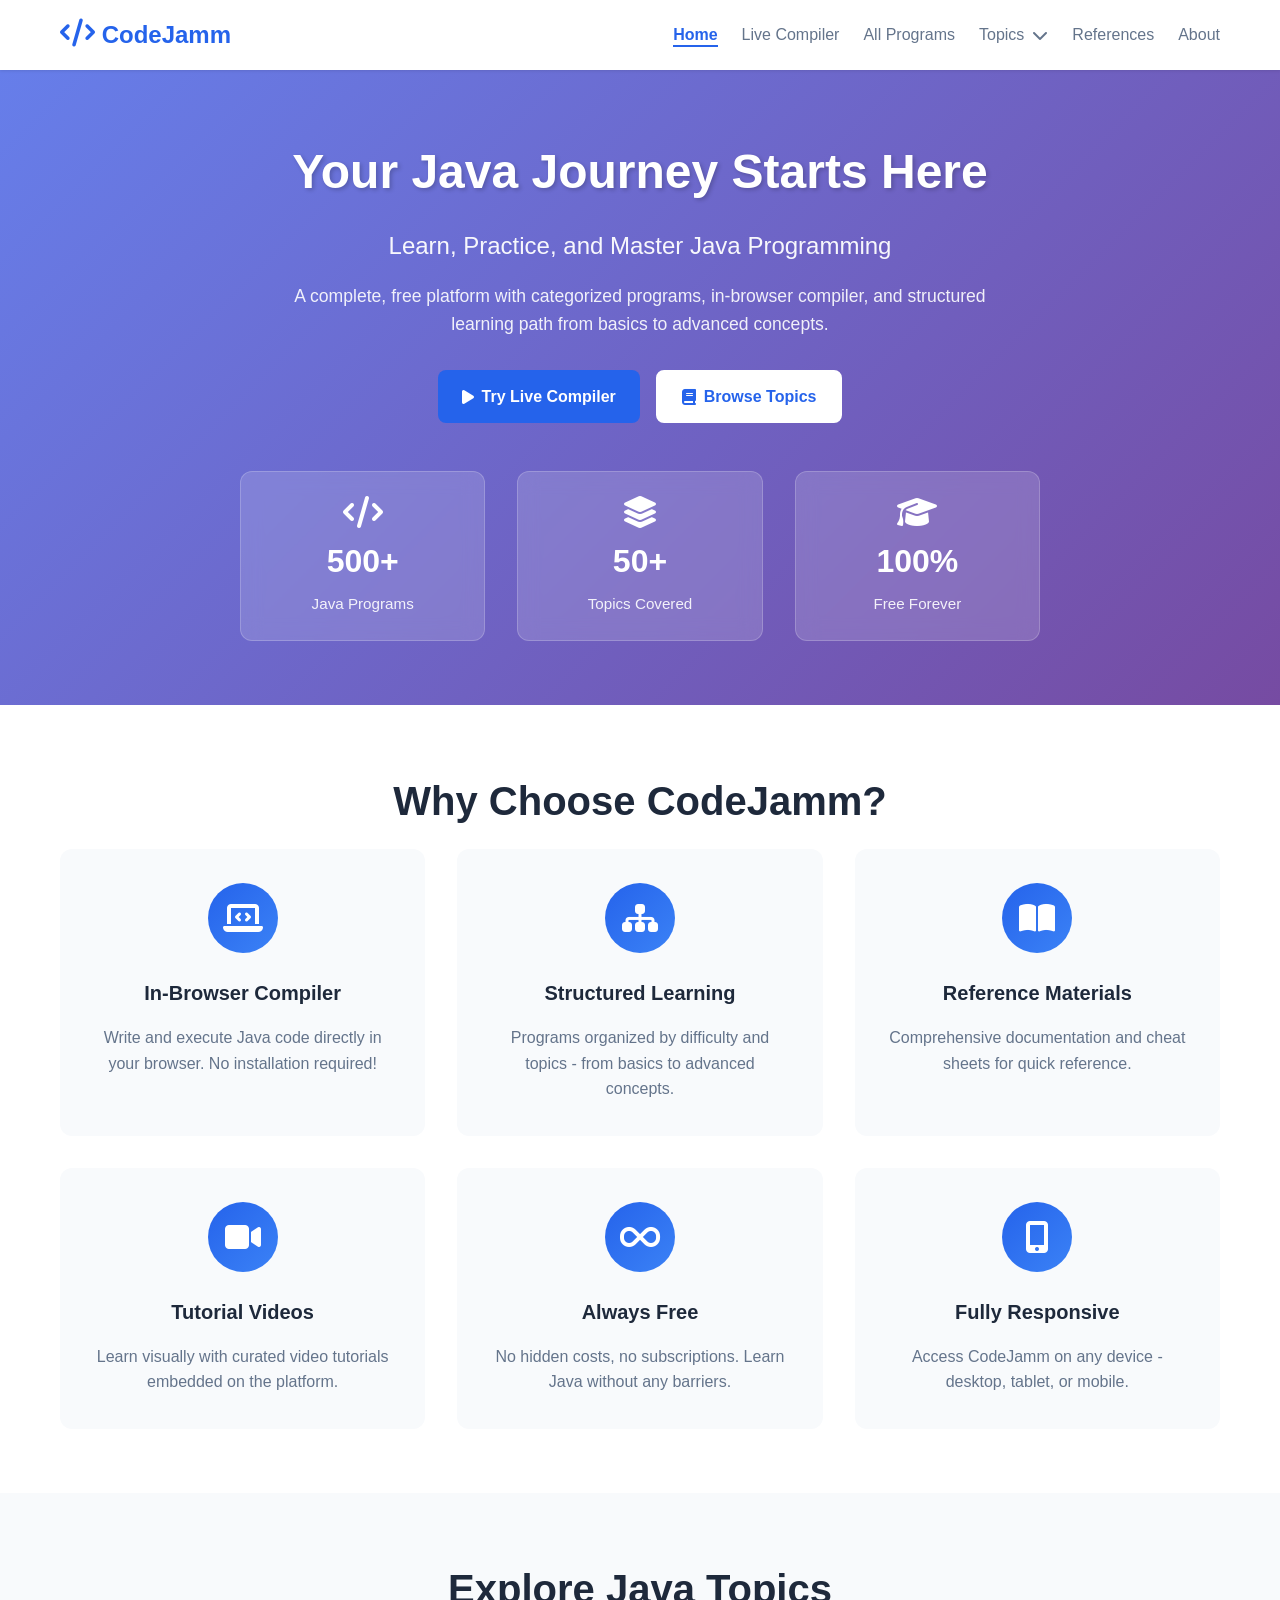
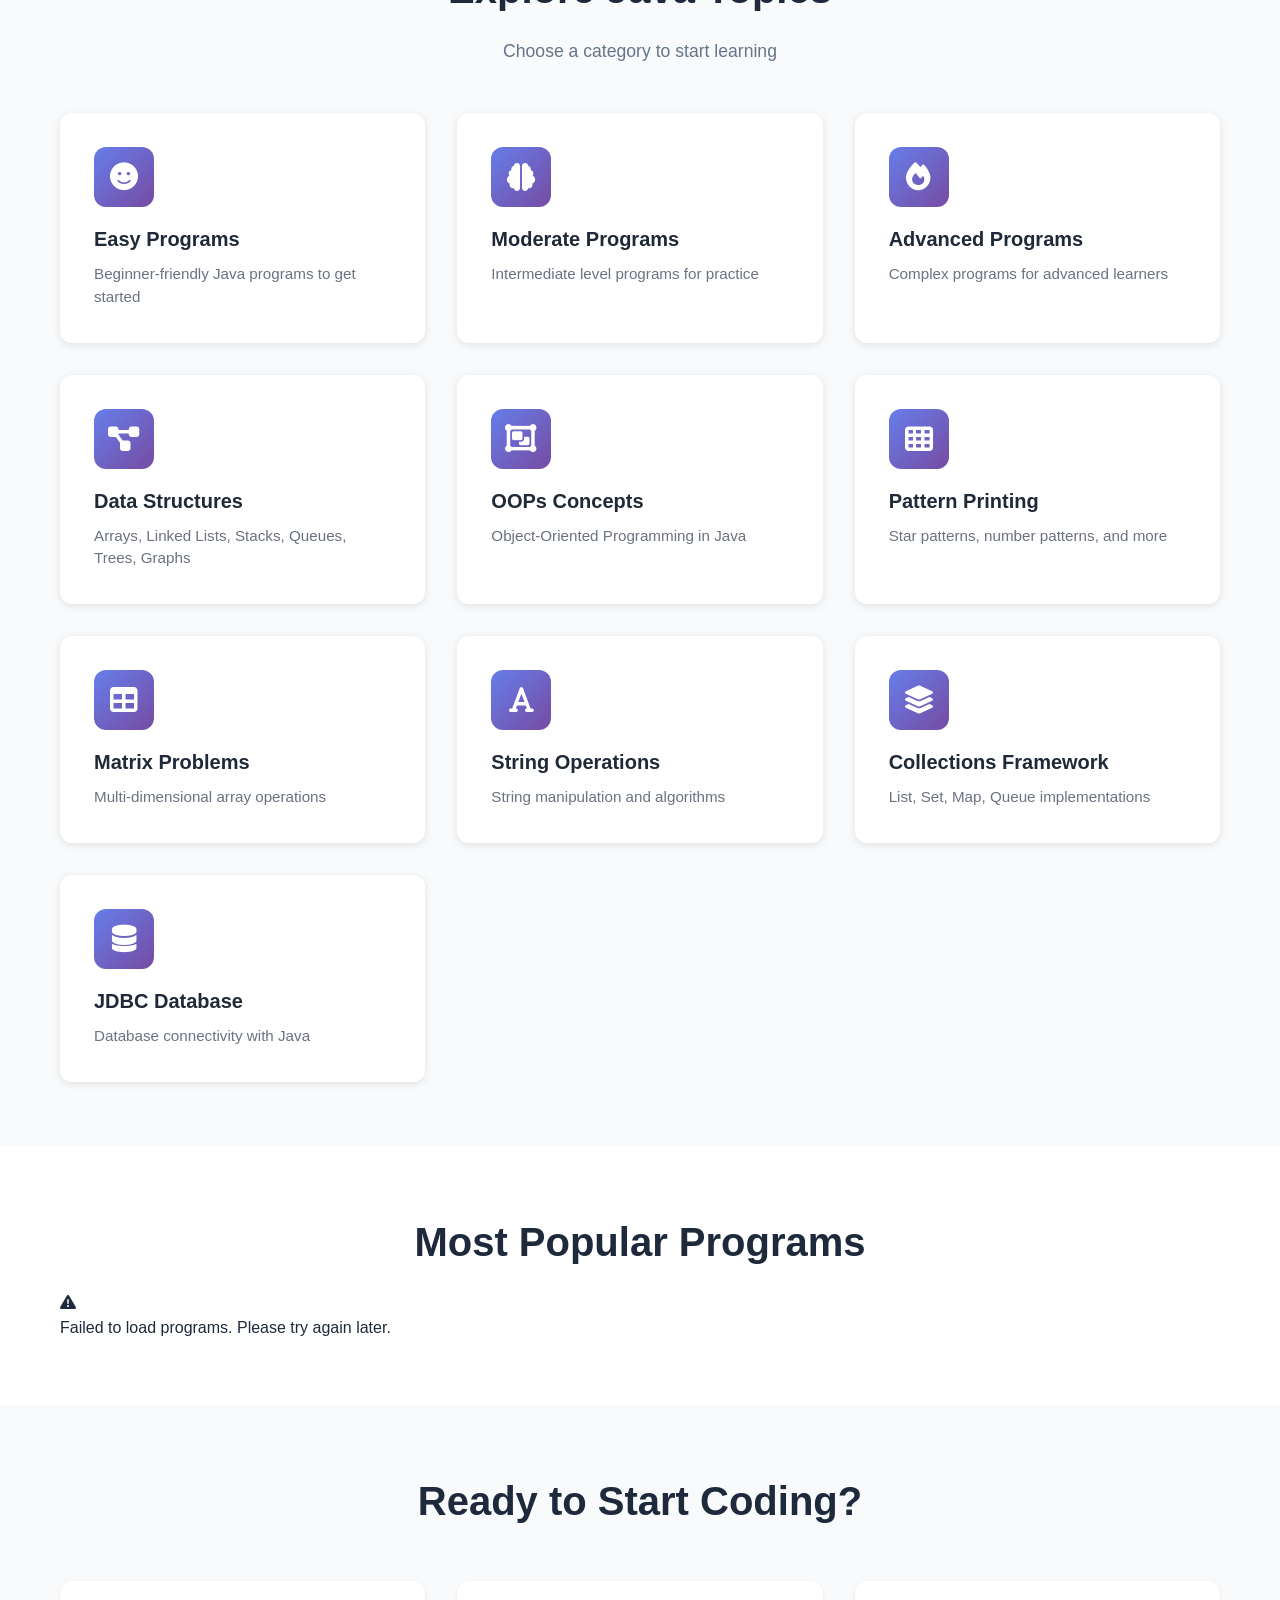
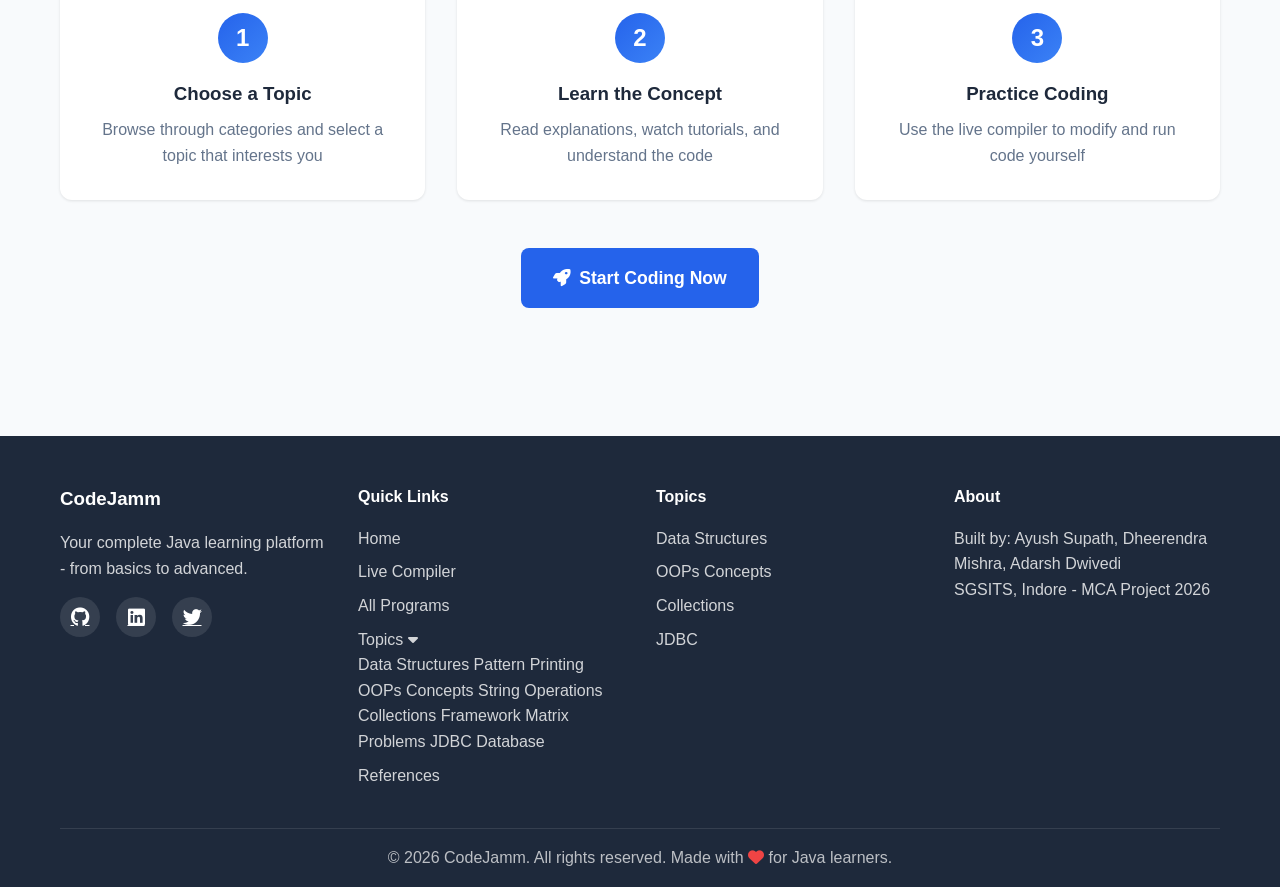
<file: frontend/index.html>
<!DOCTYPE html>
<html lang="en">

<head>
    <meta charset="UTF-8">
    <meta name="viewport" content="width=device-width, initial-scale=1.0">
    <title>CodeJamm - Your Java Journey Starts Here</title>
    <link rel="stylesheet" href="css/style.css">
    <link rel="stylesheet" href="https://cdnjs.cloudflare.com/ajax/libs/font-awesome/6.4.0/css/all.min.css">
</head>

<body>
    <!-- Navigation Bar -->
    <nav class="navbar">
        <div class="container">
            <div class="nav-brand">
                <a href="index.html" style="color: inherit; text-decoration: none;">
                    <i class="fas fa-code"></i> CodeJamm
                </a>
            </div>

            <ul class="nav-menu">
                <li><a href="index.html">Home</a></li>

                <li><a href="compiler.html">Live Compiler</a></li>

                <li><a href="programs.html">All Programs</a></li>

                <li class="dropdown">
                    <a href="#" class="dropdown-toggle">
                        Topics <i class="fas fa-chevron-down"></i>
                    </a>
                    <ul class="dropdown-menu">
                        <li><a href="data-structures.html">Data Structures</a></li>
                        <li><a href="patterns.html">Pattern Printing</a></li>
                        <li><a href="oops.html">OOPs Concepts</a></li>
                        <li><a href="strings.html">String Operations</a></li>
                        <li><a href="collections.html">Collections Framework</a></li>
                        <li><a href="matrix.html">Matrix Problems</a></li>
                        <li><a href="jdbc.html">JDBC Database</a></li>
                    </ul>
                </li>

                <li><a href="references.html">References</a></li>

                <li><a href="about.html">About</a></li>
        </ul>

            <button class="mobile-menu-toggle"
                style="background:none; border:none; font-size:1.5rem; color:var(--text-primary); cursor:pointer;">
                <i class="fas fa-bars"></i>
            </button>
        </div>
    </nav>

    <!-- Hero Section -->
    <section class="hero">
        <div class="container">
            <div class="hero-content">
                <h1>Your Java Journey Starts Here</h1>
                <p class="hero-subtitle">Learn, Practice, and Master Java Programming</p>
                <p class="hero-description">
                    A complete, free platform with categorized programs, in-browser compiler,
                    and structured learning path from basics to advanced concepts.
                </p>
                <div class="hero-buttons">
                    <a href="compiler.html" class="btn btn-primary">
                        <i class="fas fa-play"></i> Try Live Compiler
                    </a>
                    <a href="#categories" class="btn btn-secondary">
                        <i class="fas fa-book"></i> Browse Topics
                    </a>
                </div>
            </div>
            <div class="hero-stats">
                <div class="stat-card">
                    <i class="fas fa-code"></i>
                    <h3 id="total-programs">500+</h3>
                    <p>Java Programs</p>
                </div>
                <div class="stat-card">
                    <i class="fas fa-layer-group"></i>
                    <h3 id="total-topics">50+</h3>
                    <p>Topics Covered</p>
                </div>
                <div class="stat-card">
                    <i class="fas fa-graduation-cap"></i>
                    <h3>100%</h3>
                    <p>Free Forever</p>
                </div>
            </div>
        </div>
    </section>

    <!-- Features Section -->
    <section class="features">
        <div class="container">
            <h2 class="section-title">Why Choose CodeJamm?</h2>
            <div class="features-grid">
                <div class="feature-card">
                    <div class="feature-icon">
                        <i class="fas fa-laptop-code"></i>
                    </div>
                    <h3>In-Browser Compiler</h3>
                    <p>Write and execute Java code directly in your browser. No installation required!</p>
                </div>
                <div class="feature-card">
                    <div class="feature-icon">
                        <i class="fas fa-sitemap"></i>
                    </div>
                    <h3>Structured Learning</h3>
                    <p>Programs organized by difficulty and topics - from basics to advanced concepts.</p>
                </div>
                <div class="feature-card">
                    <div class="feature-icon">
                        <i class="fas fa-book-open"></i>
                    </div>
                    <h3>Reference Materials</h3>
                    <p>Comprehensive documentation and cheat sheets for quick reference.</p>
                </div>
                <div class="feature-card">
                    <div class="feature-icon">
                        <i class="fas fa-video"></i>
                    </div>
                    <h3>Tutorial Videos</h3>
                    <p>Learn visually with curated video tutorials embedded on the platform.</p>
                </div>
                <div class="feature-card">
                    <div class="feature-icon">
                        <i class="fas fa-infinity"></i>
                    </div>
                    <h3>Always Free</h3>
                    <p>No hidden costs, no subscriptions. Learn Java without any barriers.</p>
                </div>
                <div class="feature-card">
                    <div class="feature-icon">
                        <i class="fas fa-mobile-alt"></i>
                    </div>
                    <h3>Fully Responsive</h3>
                    <p>Access CodeJamm on any device - desktop, tablet, or mobile.</p>
                </div>
            </div>
        </div>
    </section>

    <!-- Categories Section -->
    <section id="categories" class="categories">
        <div class="container">
            <h2 class="section-title">Explore Java Topics</h2>
            <p class="section-subtitle">Choose a category to start learning</p>

            <div class="categories-grid">
                <!-- Easy Programs Card -->
                <a href="programs.html?difficulty=EASY" class="category-card">
                    <div class="category-icon">
                        <i class="fas fa-smile"></i>
                    </div>
                    <h3>Easy Programs</h3>
                    <p>Beginner-friendly Java programs to get started</p>
                </a>

                <!-- Moderate Programs Card -->
                <a href="programs.html?difficulty=MODERATE" class="category-card">
                    <div class="category-icon">
                        <i class="fas fa-brain"></i>
                    </div>
                    <h3>Moderate Programs</h3>
                    <p>Intermediate level programs for practice</p>
                </a>

                <!-- Advanced Programs Card -->
                <a href="programs.html?difficulty=ADVANCED" class="category-card">
                    <div class="category-icon">
                        <i class="fas fa-fire"></i>
                    </div>
                    <h3>Advanced Programs</h3>
                    <p>Complex programs for advanced learners</p>
                </a>

                <!-- Data Structures Card -->
                <a href="data-structures.html" class="category-card">
                    <div class="category-icon">
                        <i class="fas fa-project-diagram"></i>
                    </div>
                    <h3>Data Structures</h3>
                    <p>Arrays, Linked Lists, Stacks, Queues, Trees, Graphs</p>
                </a>

                <!-- OOPs Concepts Card -->
                <a href="oops.html" class="category-card">
                    <div class="category-icon">
                        <i class="fas fa-object-group"></i>
                    </div>
                    <h3>OOPs Concepts</h3>
                    <p>Object-Oriented Programming in Java</p>
                </a>

                <!-- Pattern Printing Card -->
                <a href="patterns.html" class="category-card">
                    <div class="category-icon">
                        <i class="fas fa-th"></i>
                    </div>
                    <h3>Pattern Printing</h3>
                    <p>Star patterns, number patterns, and more</p>
                </a>

                <!-- Matrix Problems Card -->
                <a href="matrix.html" class="category-card">
                    <div class="category-icon">
                        <i class="fas fa-table"></i>
                    </div>
                    <h3>Matrix Problems</h3>
                    <p>Multi-dimensional array operations</p>
                </a>

                <!-- String Operations Card -->
                <a href="strings.html" class="category-card">
                    <div class="category-icon">
                        <i class="fas fa-font"></i>
                    </div>
                    <h3>String Operations</h3>
                    <p>String manipulation and algorithms</p>
                </a>

                <!-- Collections Framework Card -->
                <a href="collections.html" class="category-card">
                    <div class="category-icon">
                        <i class="fas fa-layer-group"></i>
                    </div>
                    <h3>Collections Framework</h3>
                    <p>List, Set, Map, Queue implementations</p>
                </a>

                <!-- JDBC Database Card -->
                <a href="jdbc.html" class="category-card">
                    <div class="category-icon">
                        <i class="fas fa-database"></i>
                    </div>
                    <h3>JDBC Database</h3>
                    <p>Database connectivity with Java</p>
                </a>
            </div>
        </div>
    </section>

    <!-- Popular Programs Section -->
    <section class="popular-programs">
        <div class="container">
            <h2 class="section-title">Most Popular Programs</h2>
            <div class="programs-grid" id="popular-programs">
                <!-- Programs will be loaded dynamically -->
                <div class="loading">
                    <i class="fas fa-spinner fa-spin"></i> Loading programs...
                </div>
            </div>
        </div>
    </section>

    <!-- Quick Start Section -->
    <section class="quick-start">
        <div class="container">
            <h2 class="section-title">Ready to Start Coding?</h2>
            <div class="quick-start-content">
                <div class="quick-start-steps">
                    <div class="step">
                        <div class="step-number">1</div>
                        <h3>Choose a Topic</h3>
                        <p>Browse through categories and select a topic that interests you</p>
                    </div>
                    <div class="step">
                        <div class="step-number">2</div>
                        <h3>Learn the Concept</h3>
                        <p>Read explanations, watch tutorials, and understand the code</p>
                    </div>
                    <div class="step">
                        <div class="step-number">3</div>
                        <h3>Practice Coding</h3>
                        <p>Use the live compiler to modify and run code yourself</p>
                    </div>
                </div>
                <a href="compiler.html" class="btn btn-large btn-primary">
                    <i class="fas fa-rocket"></i> Start Coding Now
                </a>
            </div>
        </div>
    </section>

    <!-- Footer -->
    <footer class="footer">
        <div class="container">
            <div class="footer-content">
                <div class="footer-section">
                    <h3>CodeJamm</h3>
                    <p>Your complete Java learning platform - from basics to advanced.</p>
                    <div class="footer-social">
                        <a href="https://github.com/ayushsupath"><i class="fab fa-github"></i></a>
                        <a href="https://www.linkedin.com/in/ayushsupath/"><i class="fab fa-linkedin"></i></a>
                        <a href="#"><i class="fab fa-twitter"></i></a>
                    </div>
                </div>
                <div class="footer-section">
                    <h4>Quick Links</h4>
                    <ul>
                        <li><a href="index.html">Home</a></li>
                        <li><a href="compiler.html">Live Compiler</a></li>
                        <li><a href="programs.html">All Programs</a></li>
                        <li class="dropdown">
                            <a href="#" class="dropbtn">Topics <i class="fas fa-caret-down"></i></a>
                            <div class="dropdown-content">
                                <a href="data-structures.html">Data Structures</a>
                                <a href="patterns.html">Pattern Printing</a>
                                <a href="oops.html">OOPs Concepts</a>
                                <a href="strings.html">String Operations</a>
                                <a href="collections.html">Collections Framework</a>
                                <a href="matrix.html">Matrix Problems</a>
                                <a href="jdbc.html">JDBC Database</a>
                            </div>
                        </li>
                        <li><a href="references.html">References</a></li>
                    </ul>
                </div>
                <div class="footer-section">
                    <h4>Topics</h4>
                    <ul>
                        <li><a href="#">Data Structures</a></li>
                        <li><a href="#">OOPs Concepts</a></li>
                        <li><a href="#">Collections</a></li>
                        <li><a href="#">JDBC</a></li>
                    </ul>
                </div>
                <div class="footer-section">
                    <h4>About</h4>
                    <p>Built by: Ayush Supath, Dheerendra Mishra, Adarsh Dwivedi</p>
                    <p>SGSITS, Indore - MCA Project 2026</p>
                </div>
            </div>
            <div class="footer-bottom">
                <p>&copy; 2026 CodeJamm. All rights reserved. Made with <i class="fas fa-heart"></i> for Java learners.
                </p>
            </div>
        </div>
    </footer>

    <script src="js/config.js"></script>
    <script src="js/api.js"></script>
    <script src="js/home.js"></script>
</body>

</html>
</file>
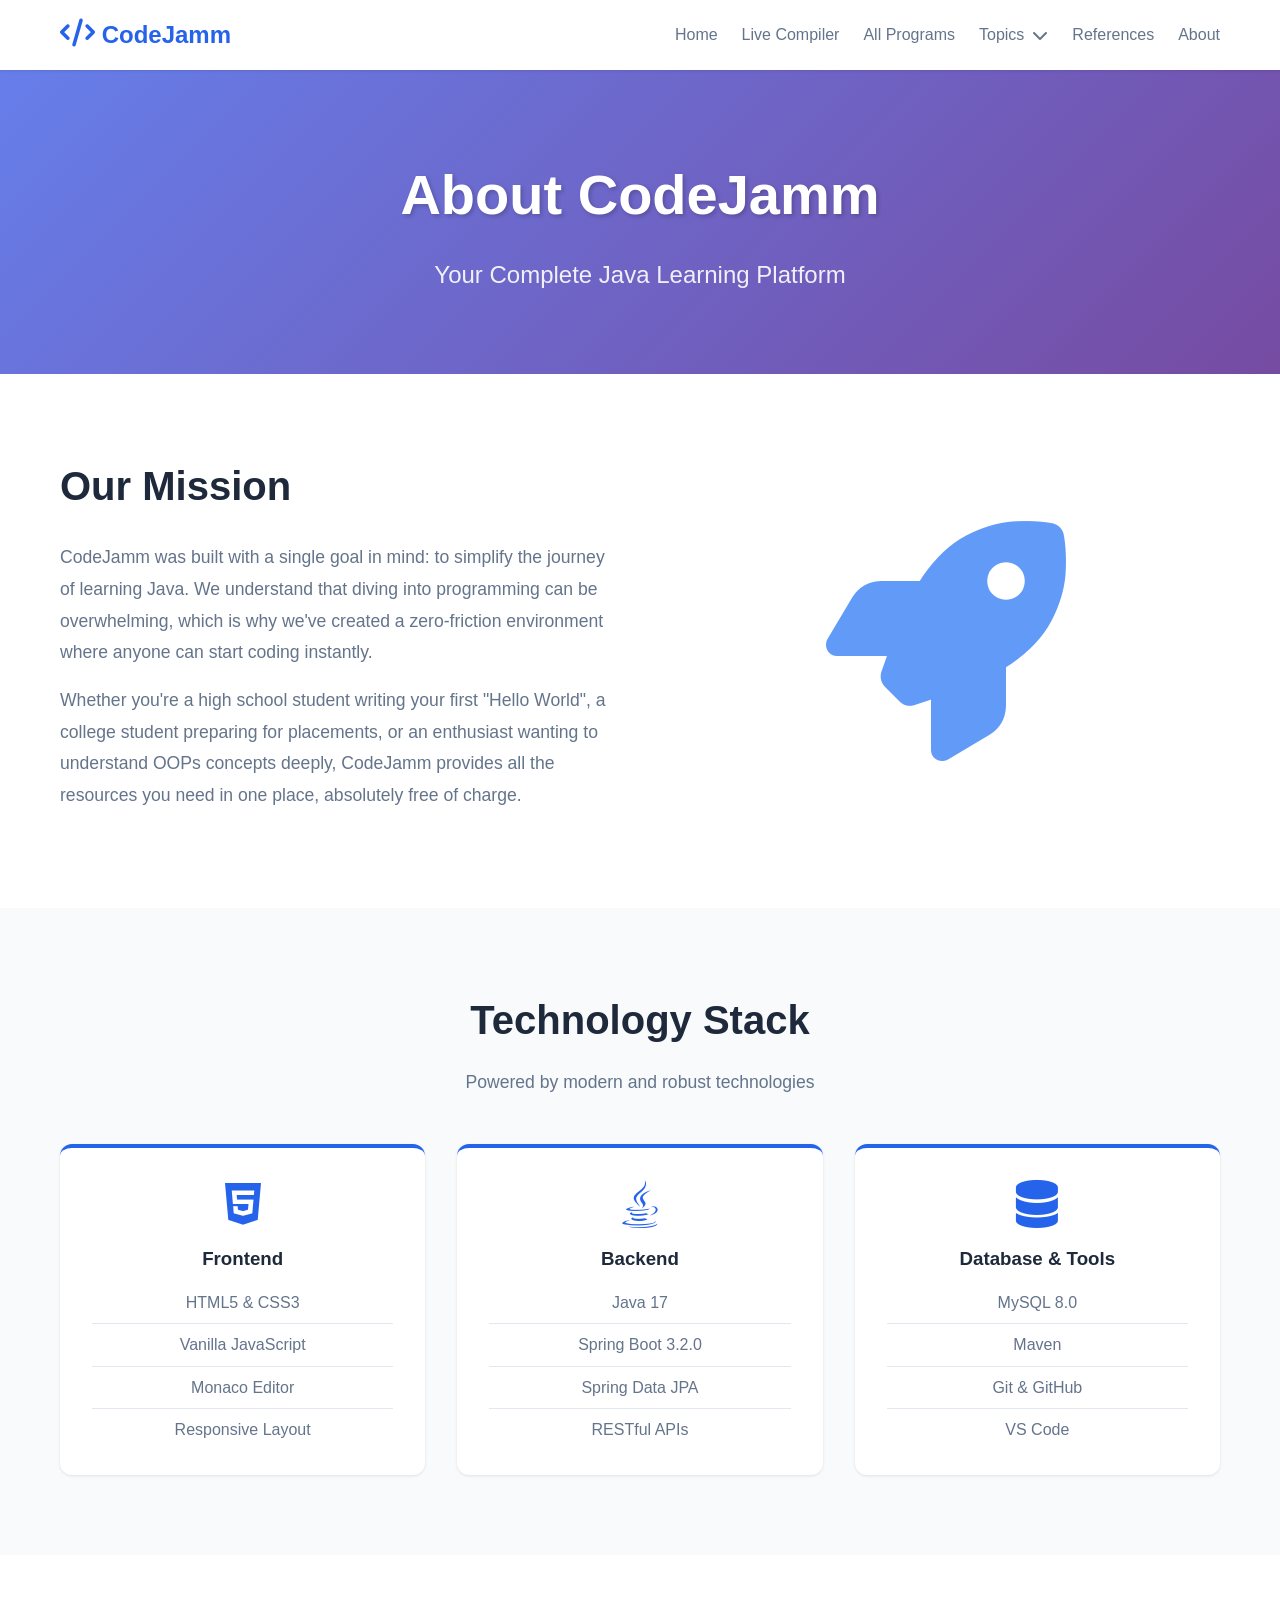
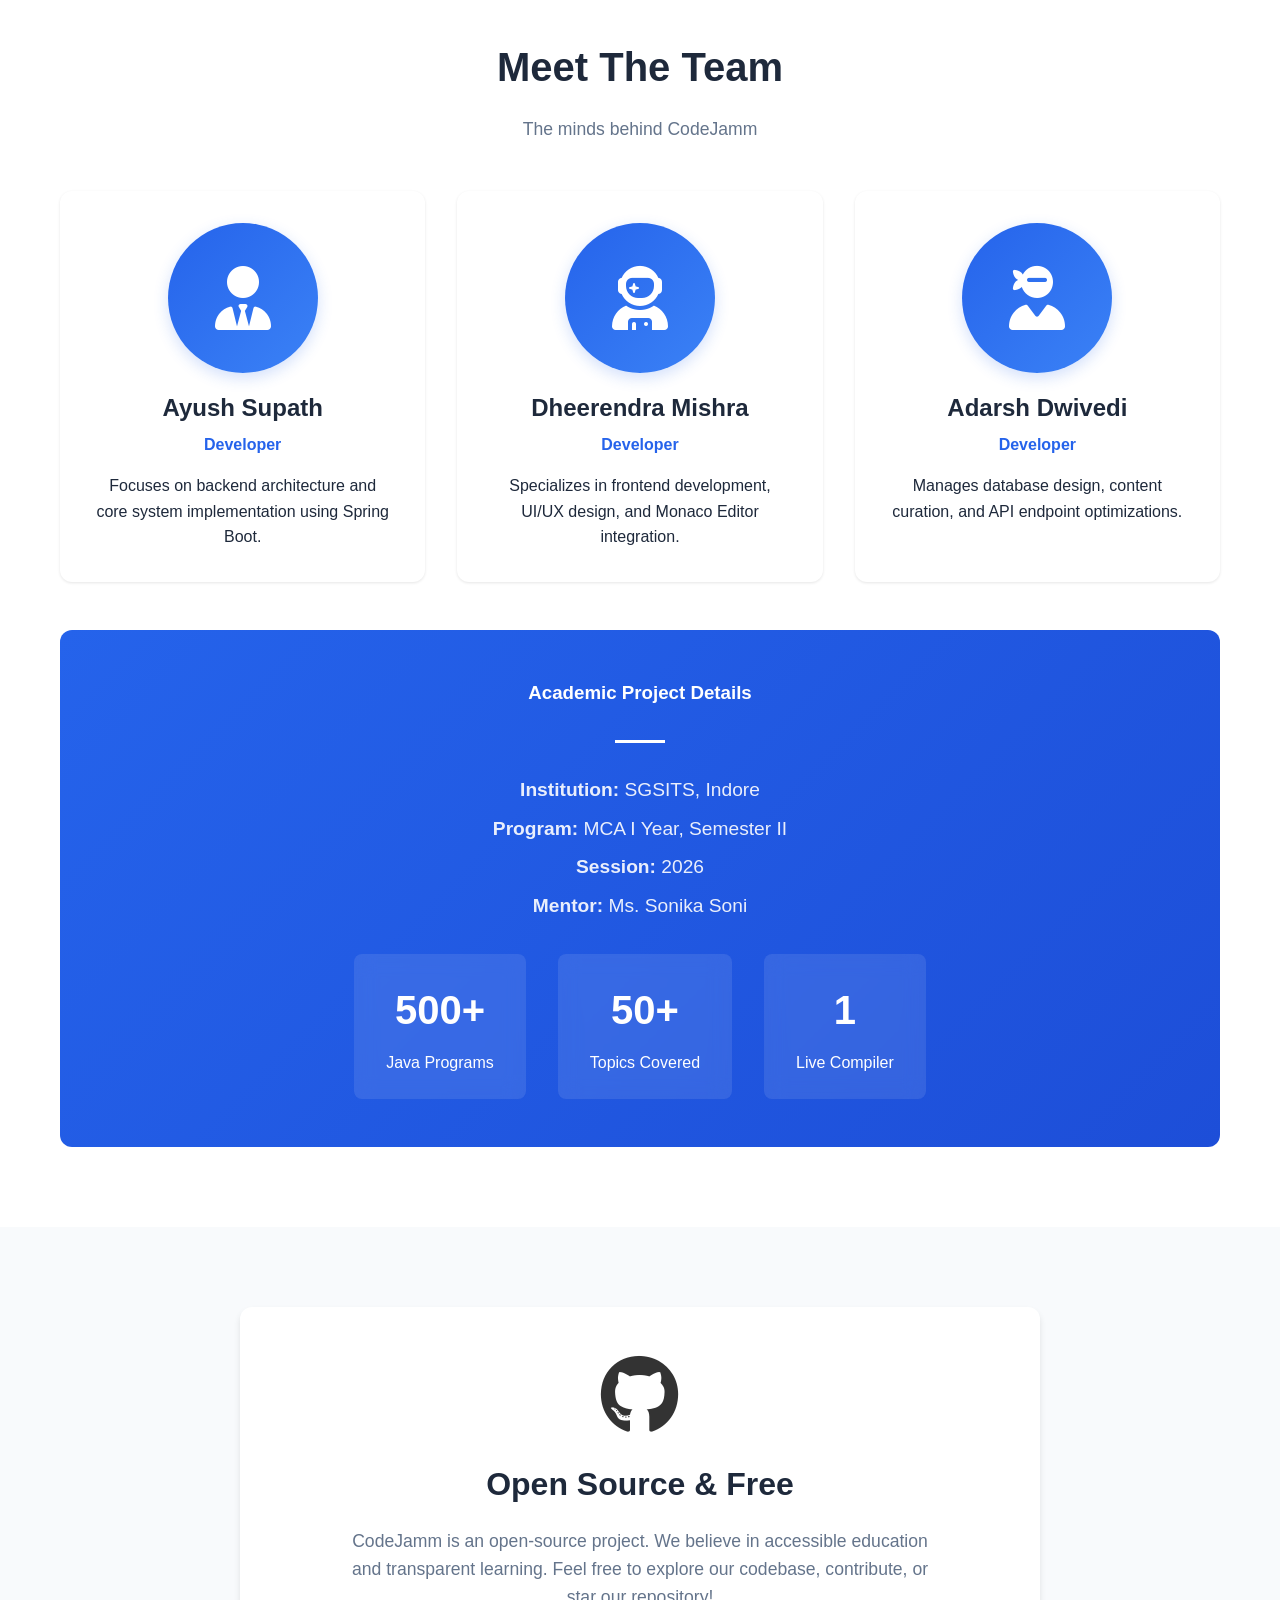
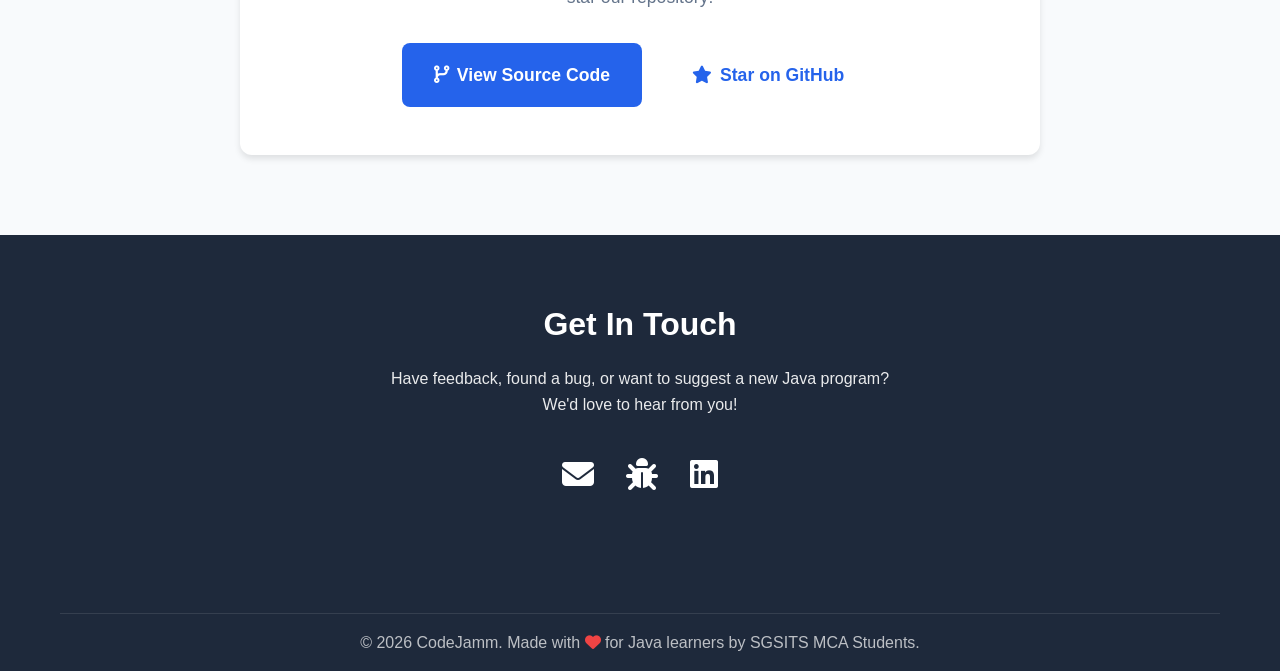
<file: frontend/about.html>
<!DOCTYPE html>
<html lang="en">

<head>
    <meta charset="UTF-8">
    <meta name="viewport" content="width=device-width, initial-scale=1.0">
    <title>About CodeJamm</title>
    <link rel="stylesheet" href="css/style.css">
    <link rel="stylesheet" href="https://cdnjs.cloudflare.com/ajax/libs/font-awesome/6.4.0/css/all.min.css">
    <style>
        .about-hero {
            background: linear-gradient(135deg, #667eea 0%, #764ba2 100%);
            color: white;
            padding: 5rem 0;
            text-align: center;
        }

        .about-hero h1 {
            font-size: 3.5rem;
            font-weight: 800;
            margin-bottom: 1rem;
            text-shadow: 2px 2px 4px rgba(0, 0, 0, 0.2);
        }

        .about-hero p {
            font-size: 1.5rem;
            opacity: 0.9;
        }

        .section-padding {
            padding: 5rem 0;
        }

        .bg-light {
            background-color: var(--bg-color);
        }

        .bg-white {
            background-color: white;
        }

        .mission-grid {
            display: grid;
            grid-template-columns: 1fr 1fr;
            gap: 4rem;
            align-items: center;
        }

        @media (max-width: 768px) {
            .mission-grid {
                grid-template-columns: 1fr;
                gap: 2rem;
            }
        }

        .mission-content h2 {
            font-size: 2.5rem;
            margin-bottom: 1.5rem;
            color: var(--text-primary);
        }

        .mission-content p {
            font-size: 1.1rem;
            color: var(--text-secondary);
            margin-bottom: 1rem;
            line-height: 1.8;
        }

        .tech-grid {
            display: grid;
            grid-template-columns: repeat(auto-fit, minmax(250px, 1fr));
            gap: 2rem;
            margin-top: 3rem;
        }

        .tech-card {
            background: var(--card-bg);
            padding: 2rem;
            border-radius: 12px;
            box-shadow: var(--shadow-sm);
            text-align: center;
            transition: var(--transition);
            border-top: 4px solid var(--primary-color);
        }

        .tech-card:hover {
            transform: translateY(-5px);
            box-shadow: var(--shadow-md);
        }

        .tech-card i {
            font-size: 3rem;
            margin-bottom: 1rem;
            color: var(--primary-color);
        }

        .tech-card h3 {
            margin-bottom: 1rem;
            color: var(--text-primary);
        }

        .tech-card ul {
            list-style: none;
            color: var(--text-secondary);
            padding: 0;
        }

        .tech-card ul li {
            margin-bottom: 0.5rem;
            padding-bottom: 0.5rem;
            border-bottom: 1px solid var(--border-color);
        }

        .tech-card ul li:last-child {
            border-bottom: none;
            margin-bottom: 0;
            padding-bottom: 0;
        }

        .team-grid {
            display: grid;
            grid-template-columns: repeat(3, 1fr);
            gap: 2rem;
            margin-top: 3rem;
        }

        @media (max-width: 900px) {
            .team-grid {
                grid-template-columns: repeat(2, 1fr);
            }
        }

        @media (max-width: 600px) {
            .team-grid {
                grid-template-columns: 1fr;
            }
        }

        .team-card {
            background: white;
            border-radius: 12px;
            overflow: hidden;
            box-shadow: var(--shadow-sm);
            text-align: center;
            transition: var(--transition);
        }

        .team-card:hover {
            transform: translateY(-10px);
            box-shadow: var(--shadow-lg);
        }

        .team-avatar {
            width: 150px;
            height: 150px;
            border-radius: 50%;
            margin: 2rem auto 1rem;
            background: linear-gradient(135deg, var(--primary-color), var(--primary-light));
            display: flex;
            align-items: center;
            justify-content: center;
            color: white;
            font-size: 4rem;
            box-shadow: 0 5px 15px rgba(37, 99, 235, 0.2);
        }

        .team-info {
            padding: 0 2rem 2rem;
        }

        .team-info h3 {
            color: var(--text-primary);
            font-size: 1.5rem;
            margin-bottom: 0.25rem;
        }

        .team-info .role {
            color: var(--primary-color);
            font-weight: 600;
            margin-bottom: 1rem;
            display: block;
        }

        .project-details {
            background: linear-gradient(135deg, var(--primary-color) 0%, var(--primary-dark) 100%);
            color: white;
            border-radius: 12px;
            padding: 3rem;
            margin-top: 3rem;
            text-align: center;
        }

        .project-details p {
            font-size: 1.2rem;
            margin-bottom: 0.5rem;
            opacity: 0.9;
        }

        .stats-container {
            display: flex;
            justify-content: center;
            flex-wrap: wrap;
            gap: 2rem;
            margin-top: 2rem;
        }

        .stat-box {
            background: rgba(255, 255, 255, 0.1);
            backdrop-filter: blur(10px);
            padding: 1.5rem 2rem;
            border-radius: 8px;
            min-width: 150px;
        }

        .stat-box h4 {
            font-size: 2.5rem;
            margin-bottom: 0.5rem;
        }

        .github-section {
            text-align: center;
            padding: 5rem 0;
        }

        .github-card {
            background: white;
            border-radius: 12px;
            padding: 3rem;
            box-shadow: var(--shadow-md);
            max-width: 800px;
            margin: 0 auto;
        }

        .github-icon {
            font-size: 5rem;
            color: #333;
            margin-bottom: 1.5rem;
        }

        .github-buttons {
            display: flex;
            gap: 1rem;
            justify-content: center;
            margin-top: 2rem;
        }

        .contact-section {
            background: var(--text-primary);
            color: white;
            padding: 4rem 0;
            text-align: center;
        }

        .contact-links {
            display: flex;
            justify-content: center;
            gap: 2rem;
            margin-top: 2rem;
        }

        .contact-links a {
            color: white;
            font-size: 2rem;
            transition: var(--transition);
        }

        .contact-links a:hover {
            color: var(--primary-light);
            transform: translateY(-3px);
        }
    </style>
</head>

<body>
    <!-- Navigation Bar -->
    <nav class="navbar">
        <div class="container">
            <div class="nav-brand">
                <a href="index.html" style="color: inherit; text-decoration: none;">
                    <i class="fas fa-code"></i> CodeJamm
                </a>
            </div>

            <ul class="nav-menu">
                <li><a href="index.html">Home</a></li>

                <li><a href="compiler.html">Live Compiler</a></li>

                <li><a href="programs.html">All Programs</a></li>

                <li class="dropdown">
                    <a href="#" class="dropdown-toggle">
                        Topics <i class="fas fa-chevron-down"></i>
                    </a>
                    <ul class="dropdown-menu">
                        <li><a href="data-structures.html">Data Structures</a></li>
                        <li><a href="patterns.html">Pattern Printing</a></li>
                        <li><a href="oops.html">OOPs Concepts</a></li>
                        <li><a href="strings.html">String Operations</a></li>
                        <li><a href="collections.html">Collections Framework</a></li>
                        <li><a href="matrix.html">Matrix Problems</a></li>
                        <li><a href="jdbc.html">JDBC Database</a></li>
                    </ul>
                </li>

                <li><a href="references.html">References</a></li>

                <li><a href="about.html">About</a></li>
            </ul>

            <button class="mobile-menu-toggle"
                style="background:none; border:none; font-size:1.5rem; color:var(--text-primary); cursor:pointer;">
                <i class="fas fa-bars"></i>
            </button>
        </div>
    </nav>

    <!-- Hero Section -->
    <section class="about-hero">
        <div class="container">
            <h1>About CodeJamm</h1>
            <p>Your Complete Java Learning Platform</p>
        </div>
    </section>

    <!-- Mission Section -->
    <section class="section-padding bg-white">
        <div class="container">
            <div class="mission-grid">
                <div class="mission-content">
                    <h2>Our Mission</h2>
                    <p>CodeJamm was built with a single goal in mind: to simplify the journey of learning Java. We
                        understand that diving into programming can be overwhelming, which is why we've created a
                        zero-friction environment where anyone can start coding instantly.</p>
                    <p>Whether you're a high school student writing your first "Hello World", a college student
                        preparing for placements, or an enthusiast wanting to understand OOPs concepts deeply, CodeJamm
                        provides all the resources you need in one place, absolutely free of charge.</p>
                </div>
                <div class="mission-image" style="text-align: center;">
                    <i class="fas fa-rocket" style="font-size: 15rem; color: var(--primary-light); opacity: 0.8;"></i>
                </div>
            </div>
        </div>
    </section>

    <!-- Technology Stack -->
    <section class="section-padding bg-light">
        <div class="container">
            <h2 class="section-title">Technology Stack</h2>
            <p class="section-subtitle">Powered by modern and robust technologies</p>

            <div class="tech-grid">
                <div class="tech-card">
                    <i class="fab fa-html5"></i>
                    <h3>Frontend</h3>
                    <ul>
                        <li>HTML5 & CSS3</li>
                        <li>Vanilla JavaScript</li>
                        <li>Monaco Editor</li>
                        <li>Responsive Layout</li>
                    </ul>
                </div>
                <div class="tech-card">
                    <i class="fab fa-java"></i>
                    <h3>Backend</h3>
                    <ul>
                        <li>Java 17</li>
                        <li>Spring Boot 3.2.0</li>
                        <li>Spring Data JPA</li>
                        <li>RESTful APIs</li>
                    </ul>
                </div>
                <div class="tech-card">
                    <i class="fas fa-database"></i>
                    <h3>Database & Tools</h3>
                    <ul>
                        <li>MySQL 8.0</li>
                        <li>Maven</li>
                        <li>Git & GitHub</li>
                        <li>VS Code</li>
                    </ul>
                </div>
            </div>
        </div>
    </section>

    <!-- Team Section -->
    <section class="section-padding bg-white">
        <div class="container">
            <h2 class="section-title">Meet The Team</h2>
            <p class="section-subtitle">The minds behind CodeJamm</p>

            <div class="team-grid">
                <div class="team-card">
                    <div class="team-avatar"><i class="fas fa-user-tie"></i></div>
                    <div class="team-info">
                        <h3>Ayush Supath</h3>
                        <span class="role">Developer</span>
                        <p>Focuses on backend architecture and core system implementation using Spring Boot.</p>
                    </div>
                </div>
                <div class="team-card">
                    <div class="team-avatar"><i class="fas fa-user-astronaut"></i></div>
                    <div class="team-info">
                        <h3>Dheerendra Mishra</h3>
                        <span class="role">Developer</span>
                        <p>Specializes in frontend development, UI/UX design, and Monaco Editor integration.</p>
                    </div>
                </div>
                <div class="team-card">
                    <div class="team-avatar"><i class="fas fa-user-ninja"></i></div>
                    <div class="team-info">
                        <h3>Adarsh Dwivedi</h3>
                        <span class="role">Developer</span>
                        <p>Manages database design, content curation, and API endpoint optimizations.</p>
                    </div>
                </div>
            </div>

            <div class="project-details">
                <h3>Academic Project Details</h3>
                <div
                    style="margin: 2rem 0; width: 50px; height: 3px; background: white; margin-left: auto; margin-right: auto;">
                </div>
                <p><strong>Institution:</strong> SGSITS, Indore</p>
                <p><strong>Program:</strong> MCA I Year, Semester II</p>
                <p><strong>Session:</strong> 2026</p>
                <p><strong>Mentor:</strong> Ms. Sonika Soni</p>

                <div class="stats-container">
                    <div class="stat-box">
                        <h4>500+</h4>
                        <span>Java Programs</span>
                    </div>
                    <div class="stat-box">
                        <h4>50+</h4>
                        <span>Topics Covered</span>
                    </div>
                    <div class="stat-box">
                        <h4>1</h4>
                        <span>Live Compiler</span>
                    </div>
                </div>
            </div>
        </div>
    </section>

    <!-- GitHub Section -->
    <section class="github-section bg-light">
        <div class="container">
            <div class="github-card">
                <i class="fab fa-github github-icon"></i>
                <h2 style="font-size: 2rem; margin-bottom: 1rem; color: var(--text-primary);">Open Source & Free</h2>
                <p style="color: var(--text-secondary); font-size: 1.1rem; max-width: 600px; margin: 0 auto;">CodeJamm
                    is an open-source project. We believe in accessible education and transparent learning. Feel free to
                    explore our codebase, contribute, or star our repository!</p>
                <div class="github-buttons">
                    <a href="https://github.com/InsaanAyu/codejamm" target="_blank" class="btn btn-primary btn-large">
                        <i class="fas fa-code-branch"></i> View Source Code
                    </a>
                    <a href="https://github.com/InsaanAyu/codejamm" target="_blank" class="btn btn-secondary btn-large">
                        <i class="fas fa-star"></i> Star on GitHub
                    </a>
                </div>
            </div>
        </div>
    </section>

    <!-- Contact & Footer -->
    <section class="contact-section">
        <div class="container">
            <h2 style="margin-bottom: 1rem; font-size: 2rem;">Get In Touch</h2>
            <p style="opacity: 0.9; max-width: 500px; margin: 0 auto;">Have feedback, found a bug, or want to suggest a
                new Java program? We'd love to hear from you!</p>
            <div class="contact-links">
                <a href="ayushsupath1829@gmail.com" title="Email Us"><i class="fas fa-envelope"></i></a>
                <a href="https://github.com/ayushsupath" title="Report an Issue"><i class="fas fa-bug"></i></a>
                <a href="https://www.linkedin.com/in/ayushsupath/" title="LinkedIn"><i class="fab fa-linkedin"></i></a>
            </div>
        </div>
    </section>

    <footer class="footer" style="margin-top: 0;">
        <div class="container">
            <div class="footer-bottom">
                <p>&copy; 2026 CodeJamm. Made with <i class="fas fa-heart"></i> for Java learners by SGSITS MCA
                    Students.</p>
            </div>
        </div>
    </footer>

    <script>
        // Simple mobile menu toggle logic for isolated page
        document.addEventListener('DOMContentLoaded', () => {
            const mobileMenuToggle = document.querySelector('.mobile-menu-toggle');
            if (mobileMenuToggle) {
                mobileMenuToggle.addEventListener('click', () => {
                    const navMenu = document.querySelector('.nav-menu');
                    navMenu.style.display = navMenu.style.display === 'flex' ? 'none' : 'flex';
                    navMenu.style.flexDirection = 'column';
                    navMenu.style.position = 'absolute';
                    navMenu.style.top = '100%';
                    navMenu.style.left = '0';
                    navMenu.style.width = '100%';
                    navMenu.style.backgroundColor = 'var(--card-bg)';
                    navMenu.style.padding = '1rem 0';
                    navMenu.style.boxShadow = 'var(--shadow-md)';
                    navMenu.style.zIndex = '100';

                    const listItems = navMenu.querySelectorAll('li');
                    listItems.forEach(li => {
                        li.style.textAlign = 'center';
                        li.style.margin = '0.5rem 0';
                    });
                });
            }
        });
    </script>
</body>

</html>
</file>
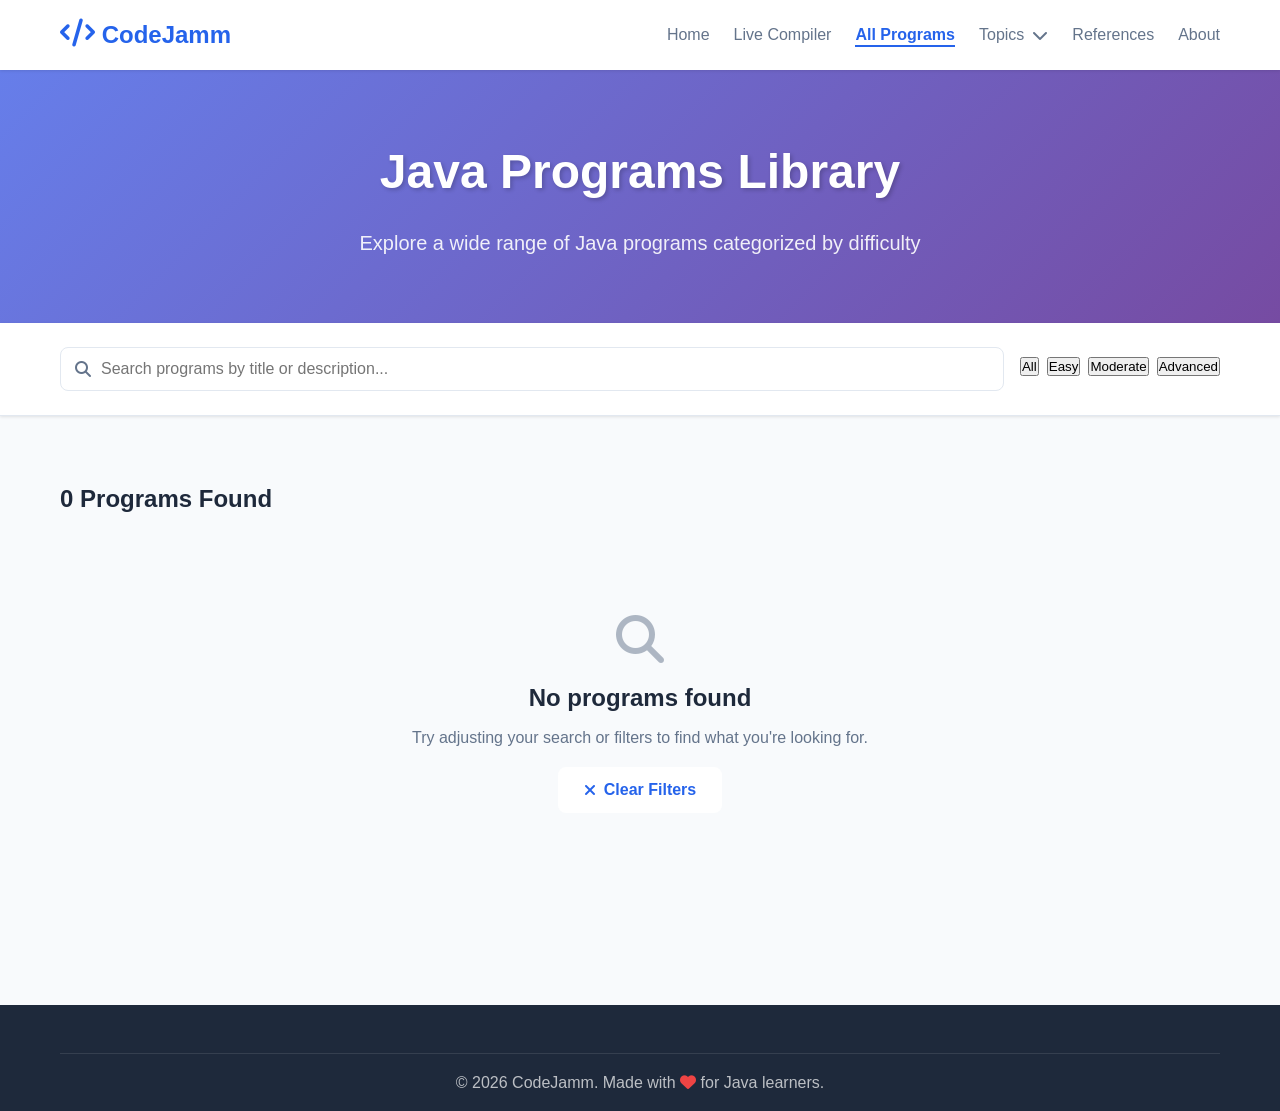
<file: frontend/programs.html>
<!DOCTYPE html>
<html lang="en">
<head>
    <meta charset="UTF-8">
    <meta name="viewport" content="width=device-width, initial-scale=1.0">
    <title>All Programs - CodeJamm</title>
    <link rel="stylesheet" href="css/style.css">
    <link rel="stylesheet" href="https://cdnjs.cloudflare.com/ajax/libs/font-awesome/6.4.0/css/all.min.css">
</head>
<body>
    <!-- Navigation Bar -->
    <nav class="navbar">
    <div class="container">
        <div class="nav-brand">
            <a href="index.html" style="color: inherit; text-decoration: none;">
                <i class="fas fa-code"></i> CodeJamm
            </a>
        </div>
        
        <ul class="nav-menu">
            <li><a href="index.html">Home</a></li>
            
            <li><a href="compiler.html">Live Compiler</a></li>
            
            <li><a href="programs.html">All Programs</a></li>
            
            <li class="dropdown">
                <a href="#" class="dropdown-toggle">
                    Topics <i class="fas fa-chevron-down"></i>
                </a>
                <ul class="dropdown-menu">
                    <li><a href="data-structures.html">Data Structures</a></li>
                    <li><a href="patterns.html">Pattern Printing</a></li>
                    <li><a href="oops.html">OOPs Concepts</a></li>
                    <li><a href="strings.html">String Operations</a></li>
                    <li><a href="collections.html">Collections Framework</a></li>
                    <li><a href="matrix.html">Matrix Problems</a></li>
                    <li><a href="jdbc.html">JDBC Database</a></li>
                </ul>
            </li>
            
            <li><a href="references.html">References</a></li>
            
            <li><a href="about.html">About</a></li>
        </ul>
        
        <button class="mobile-menu-toggle" style="background:none; border:none; font-size:1.5rem; color:var(--text-primary); cursor:pointer;">
            <i class="fas fa-bars"></i>
        </button>
    </div>
</nav>

    <!-- Page Header -->
    <section class="page-header" style="background: linear-gradient(135deg, #667eea 0%, #764ba2 100%); color: white; padding: 4rem 0; text-align: center;">
        <div class="container">
            <h1 style="font-size: 3rem; font-weight: 800; margin-bottom: 1rem; text-shadow: 2px 2px 4px rgba(0, 0, 0, 0.2);">Java Programs Library</h1>
            <p style="font-size: 1.25rem; opacity: 0.9;">Explore a wide range of Java programs categorized by difficulty</p>
        </div>
    </section>

    <!-- Filters Section -->
    <section class="filters" style="background: white; padding: 1.5rem 0; border-bottom: 1px solid var(--border-color); position: sticky; top: 70px; z-index: 990; box-shadow: var(--shadow-sm);">
        <div class="container">
            <div class="filters-container" style="display: flex; justify-content: space-between; align-items: center; flex-wrap: wrap; gap: 1rem;">
                <!-- Search Box -->
                <div class="search-box" style="flex: 1; min-width: 300px; position: relative;">
                    <i class="fas fa-search" style="position: absolute; left: 15px; top: 50%; transform: translateY(-50%); color: var(--text-secondary);"></i>
                    <input type="text" id="search-input" placeholder="Search programs by title or description..." 
                           style="width: 100%; padding: 0.75rem 1rem 0.75rem 2.5rem; border: 1px solid var(--border-color); border-radius: 8px; font-size: 1rem; outline: none; transition: var(--transition);">
                </div>

                <!-- Difficulty Filters -->
                <div class="difficulty-filters" style="display: flex; gap: 0.5rem; overflow-x: auto; padding-bottom: 5px;">
                    <button class="filter-btn active" data-difficulty="all">All</button>
                    <button class="filter-btn" data-difficulty="EASY">Easy</button>
                    <button class="filter-btn" data-difficulty="MODERATE">Moderate</button>
                    <button class="filter-btn" data-difficulty="ADVANCED">Advanced</button>
                </div>
            </div>
        </div>
    </section>

    <!-- Programs Grid Section -->
    <section class="programs-section" style="padding: 4rem 0; min-height: 50vh;">
        <div class="container">
            
            <div style="display: flex; justify-content: space-between; align-items: center; margin-bottom: 2rem;">
                <h2 style="font-size: 1.5rem; color: var(--text-primary);"><span id="results-count">Loading</span> Programs Found</h2>
            </div>
            
            <div id="programs-container" class="programs-grid">
                <!-- Status/Loading State -->
                <div class="loading" id="programs-loading" style="grid-column: 1 / -1;">
                    <i class="fas fa-spinner fa-spin"></i> Loading programs...
                </div>
            </div>

            <!-- Error State -->
            <div id="programs-error" class="empty-state" style="display: none; text-align: center; padding: 4rem 0; grid-column: 1 / -1;">
                <i class="fas fa-exclamation-triangle" style="font-size: 3rem; color: #ef4444; margin-bottom: 1rem;"></i>
                <h3 style="font-size: 1.5rem; margin-bottom: 0.5rem; color: var(--text-primary);">Failed to load programs</h3>
                <p style="color: var(--text-secondary); margin-bottom: 1.5rem;">There was an error communicating with the server.</p>
                <button class="btn btn-primary" onclick="loadPrograms()"><i class="fas fa-sync-alt"></i> Try Again</button>
            </div>

            <!-- Empty State -->
            <div id="programs-empty" class="empty-state" style="display: none; text-align: center; padding: 4rem 0; grid-column: 1 / -1;">
                <i class="fas fa-search" style="font-size: 3rem; color: var(--text-secondary); margin-bottom: 1rem; opacity: 0.5;"></i>
                <h3 style="font-size: 1.5rem; margin-bottom: 0.5rem; color: var(--text-primary);">No programs found</h3>
                <p style="color: var(--text-secondary);">Try adjusting your search or filters to find what you're looking for.</p>
                <button class="btn btn-secondary mt-3" id="clear-filters-btn" style="margin-top: 1rem;"><i class="fas fa-times"></i> Clear Filters</button>
            </div>
        </div>
    </section>

    <!-- Footer -->
    <footer class="footer">
        <div class="container">
            <div class="footer-bottom">
                <p>&copy; 2026 CodeJamm. Made with <i class="fas fa-heart"></i> for Java learners.</p>
            </div>
        </div>
    </footer>

    <script src="js/config.js"></script>
    <script src="js/api.js"></script>
    <script src="js/programs.js"></script>
</body>
</html>
</file>
<file: frontend/css/style.css>
/* CodeJamm - Main Stylesheet */

/* CSS Variables */
:root {
    --primary-color: #2563eb;
    --primary-dark: #1d4ed8;
    --primary-light: #3b82f6;
    --secondary-color: #10b981;
    --secondary-dark: #059669;
    --accent-color: #f59e0b;
    --bg-color: #f8fafc;
    --card-bg: #ffffff;
    --text-primary: #1e293b;
    --text-secondary: #64748b;
    --border-color: #e2e8f0;
    --shadow-sm: 0 1px 3px rgba(0, 0, 0, 0.1);
    --shadow-md: 0 4px 6px rgba(0, 0, 0, 0.1);
    --shadow-lg: 0 10px 15px rgba(0, 0, 0, 0.1);
    --transition: all 0.3s ease;
}

/* Reset and Base Styles */
* {
    margin: 0;
    padding: 0;
    box-sizing: border-box;
}

body {
    font-family: 'Inter', -apple-system, BlinkMacSystemFont, 'Segoe UI', Roboto, sans-serif;
    line-height: 1.6;
    color: var(--text-primary);
    background-color: var(--bg-color);
}

.container {
    max-width: 1200px;
    margin: 0 auto;
    padding: 0 20px;
}

/* Navigation Bar */
.navbar {
    background: var(--card-bg);
    box-shadow: var(--shadow-sm);
    position: sticky;
    top: 0;
    z-index: 1000;
    padding: 1rem 0;
}

.navbar .container {
    display: flex;
    justify-content: space-between;
    align-items: center;
}

.nav-brand {
    display: flex;
    align-items: center;
    gap: 0.5rem;
    font-size: 1.5rem;
    font-weight: 700;
    color: var(--primary-color);
}

.nav-brand i {
    font-size: 1.75rem;
}

.nav-menu {
    display: flex;
    list-style: none;
    gap: 2rem;
}

.nav-menu a {
    text-decoration: none;
    color: var(--text-secondary);
    font-weight: 500;
    transition: var(--transition);
}

.nav-menu a:hover,
.nav-menu a.active {
    color: var(--primary-color);
}

.mobile-menu-toggle {
    display: none;
    font-size: 1.5rem;
    cursor: pointer;
    color: var(--text-primary);
}

/* Hero Section */
.hero {
    background: linear-gradient(135deg, #667eea 0%, #764ba2 100%);
    color: white;
    padding: 4rem 0;
    text-align: center;
}

.hero-content h1 {
    font-size: 3rem;
    font-weight: 800;
    margin-bottom: 1rem;
    text-shadow: 2px 2px 4px rgba(0, 0, 0, 0.2);
}

.hero-subtitle {
    font-size: 1.5rem;
    margin-bottom: 1rem;
    opacity: 0.95;
}

.hero-description {
    font-size: 1.1rem;
    max-width: 700px;
    margin: 0 auto 2rem;
    opacity: 0.9;
}

.hero-buttons {
    display: flex;
    gap: 1rem;
    justify-content: center;
    margin-bottom: 3rem;
}

.hero-stats {
    display: grid;
    grid-template-columns: repeat(3, 1fr);
    gap: 2rem;
    max-width: 800px;
    margin: 0 auto;
}

.stat-card {
    background: rgba(255, 255, 255, 0.15);
    backdrop-filter: blur(10px);
    padding: 1.5rem;
    border-radius: 12px;
    border: 1px solid rgba(255, 255, 255, 0.2);
}

.stat-card i {
    font-size: 2rem;
    margin-bottom: 0.5rem;
}

.stat-card h3 {
    font-size: 2rem;
    font-weight: 700;
    margin-bottom: 0.25rem;
}

.stat-card p {
    font-size: 0.95rem;
    opacity: 0.9;
}

/* Buttons */
.btn {
    display: inline-flex;
    align-items: center;
    gap: 0.5rem;
    padding: 0.75rem 1.5rem;
    border: none;
    border-radius: 8px;
    font-size: 1rem;
    font-weight: 600;
    cursor: pointer;
    transition: var(--transition);
    text-decoration: none;
}

.btn-primary {
    background: var(--primary-color);
    color: white;
}

.btn-primary:hover {
    background: var(--primary-dark);
    transform: translateY(-2px);
    box-shadow: var(--shadow-md);
}

.btn-secondary {
    background: white;
    color: var(--primary-color);
    border: 2px solid white;
}

.btn-secondary:hover {
    background: transparent;
    color: white;
}

.btn-success {
    background: var(--secondary-color);
    color: white;
}

.btn-success:hover {
    background: var(--secondary-dark);
}

.btn-sm {
    padding: 0.5rem 1rem;
    font-size: 0.9rem;
}

.btn-xs {
    padding: 0.25rem 0.75rem;
    font-size: 0.85rem;
}

.btn-large {
    padding: 1rem 2rem;
    font-size: 1.1rem;
}

/* Section Titles */
.section-title {
    font-size: 2.5rem;
    font-weight: 700;
    text-align: center;
    margin-bottom: 1rem;
    color: var(--text-primary);
}

.section-subtitle {
    text-align: center;
    color: var(--text-secondary);
    font-size: 1.1rem;
    margin-bottom: 3rem;
}

/* Features Section */
.features {
    padding: 4rem 0;
    background: white;
}

.features-grid {
    display: grid;
    grid-template-columns: repeat(3, 1fr);
    gap: 2rem;
}

.feature-card {
    padding: 2rem;
    background: var(--bg-color);
    border-radius: 12px;
    text-align: center;
    transition: var(--transition);
    border: 2px solid transparent;
}

.feature-card:hover {
    transform: translateY(-5px);
    box-shadow: var(--shadow-lg);
    border-color: var(--primary-color);
}

.feature-icon {
    width: 70px;
    height: 70px;
    background: linear-gradient(135deg, var(--primary-color), var(--primary-light));
    border-radius: 50%;
    display: flex;
    align-items: center;
    justify-content: center;
    margin: 0 auto 1.5rem;
    color: white;
    font-size: 2rem;
}

.feature-card h3 {
    font-size: 1.25rem;
    margin-bottom: 1rem;
    color: var(--text-primary);
}

.feature-card p {
    color: var(--text-secondary);
    line-height: 1.6;
}

/* Categories Section */
.categories {
    padding: 4rem 0;
}

.categories-grid {
    display: grid;
    grid-template-columns: repeat(auto-fill, minmax(280px, 1fr));
    gap: 1.5rem;
}

.category-card {
    background: white;
    padding: 1.5rem;
    border-radius: 12px;
    box-shadow: var(--shadow-sm);
    transition: var(--transition);
    cursor: pointer;
    border: 2px solid transparent;
}

.category-card:hover {
    transform: translateY(-3px);
    box-shadow: var(--shadow-md);
    border-color: var(--primary-color);
}

.category-header {
    display: flex;
    align-items: center;
    gap: 1rem;
    margin-bottom: 1rem;
}

.category-icon {
    width: 50px;
    height: 50px;
    background: linear-gradient(135deg, var(--primary-color), var(--primary-light));
    border-radius: 10px;
    display: flex;
    align-items: center;
    justify-content: center;
    color: white;
    font-size: 1.5rem;
}

.category-card h3 {
    font-size: 1.2rem;
    color: var(--text-primary);
}

.category-card p {
    color: var(--text-secondary);
    font-size: 0.95rem;
    line-height: 1.5;
}

/* Programs Grid */
.programs-grid {
    display: grid;
    grid-template-columns: repeat(auto-fill, minmax(300px, 1fr));
    gap: 1.5rem;
}

.program-card {
    background: white;
    padding: 1.5rem;
    border-radius: 12px;
    box-shadow: var(--shadow-sm);
    transition: var(--transition);
    cursor: pointer;
}

.program-card:hover {
    transform: translateY(-3px);
    box-shadow: var(--shadow-md);
}

.program-header {
    margin-bottom: 1rem;
}

.program-card h3 {
    font-size: 1.1rem;
    color: var(--text-primary);
    margin-bottom: 0.5rem;
}

.program-badge {
    display: inline-block;
    padding: 0.25rem 0.75rem;
    border-radius: 20px;
    font-size: 0.75rem;
    font-weight: 600;
    text-transform: uppercase;
}

.badge-easy {
    background: #dcfce7;
    color: #166534;
}

.badge-moderate {
    background: #fef3c7;
    color: #92400e;
}

.badge-advanced {
    background: #fee2e2;
    color: #991b1b;
}

.program-card p {
    color: var(--text-secondary);
    font-size: 0.9rem;
    line-height: 1.5;
    margin-bottom: 1rem;
}

.program-footer {
    display: flex;
    justify-content: space-between;
    align-items: center;
    font-size: 0.85rem;
    color: var(--text-secondary);
}

/* Popular Programs */
.popular-programs {
    padding: 4rem 0;
    background: white;
}

/* Quick Start */
.quick-start {
    padding: 4rem 0;
    text-align: center;
}

.quick-start-steps {
    display: grid;
    grid-template-columns: repeat(3, 1fr);
    gap: 2rem;
    margin: 3rem 0;
}

.step {
    padding: 2rem;
    background: white;
    border-radius: 12px;
    box-shadow: var(--shadow-sm);
}

.step-number {
    width: 50px;
    height: 50px;
    background: linear-gradient(135deg, var(--primary-color), var(--primary-light));
    color: white;
    border-radius: 50%;
    display: flex;
    align-items: center;
    justify-content: center;
    font-size: 1.5rem;
    font-weight: 700;
    margin: 0 auto 1rem;
}

.step h3 {
    margin-bottom: 0.5rem;
    color: var(--text-primary);
}

.step p {
    color: var(--text-secondary);
}

/* Loading State */
.loading {
    text-align: center;
    padding: 3rem;
    color: var(--text-secondary);
    font-size: 1.1rem;
}

.loading i {
    font-size: 2rem;
    margin-bottom: 1rem;
    display: block;
}

/* Footer */
.footer {
    background: var(--text-primary);
    color: white;
    padding: 3rem 0 1rem;
    margin-top: 4rem;
}

.footer-content {
    display: grid;
    grid-template-columns: repeat(4, 1fr);
    gap: 2rem;
    margin-bottom: 2rem;
}

.footer-section h3,
.footer-section h4 {
    margin-bottom: 1rem;
    color: white;
}

.footer-section p {
    color: rgba(255, 255, 255, 0.8);
    line-height: 1.6;
}

.footer-section ul {
    list-style: none;
}

.footer-section ul li {
    margin-bottom: 0.5rem;
}

.footer-section ul li a {
    color: rgba(255, 255, 255, 0.8);
    text-decoration: none;
    transition: var(--transition);
}

.footer-section ul li a:hover {
    color: var(--primary-light);
}

.footer-social {
    display: flex;
    gap: 1rem;
    margin-top: 1rem;
}

.footer-social a {
    width: 40px;
    height: 40px;
    background: rgba(255, 255, 255, 0.1);
    border-radius: 50%;
    display: flex;
    align-items: center;
    justify-content: center;
    color: white;
    font-size: 1.2rem;
    transition: var(--transition);
}

.footer-social a:hover {
    background: var(--primary-color);
    transform: translateY(-3px);
}

.footer-bottom {
    border-top: 1px solid rgba(255, 255, 255, 0.1);
    padding-top: 1rem;
    text-align: center;
    color: rgba(255, 255, 255, 0.7);
}

.footer-bottom i {
    color: #ef4444;
}

/* Responsive Design */
@media (max-width: 768px) {
    .nav-menu {
        display: none;
    }
    
    .mobile-menu-toggle {
        display: block;
    }
    
    .hero-content h1 {
        font-size: 2rem;
    }
    
    .hero-stats {
        grid-template-columns: 1fr;
        gap: 1rem;
    }
    
    .hero-buttons {
        flex-direction: column;
    }
    
    .features-grid {
        grid-template-columns: 1fr;
    }
    
    .categories-grid {
        grid-template-columns: 1fr;
    }
    
    .programs-grid {
        grid-template-columns: 1fr;
    }
    
    .quick-start-steps {
        grid-template-columns: 1fr;
    }
    
    .footer-content {
        grid-template-columns: 1fr;
    }
}
/* Dropdown Menu */
.dropdown {
    position: relative;
}

.dropdown-toggle {
    display: flex;
    align-items: center;
    gap: 0.5rem;
}

.dropdown-menu {
    position: absolute;
    top: 100%;
    left: 0;
    background: white;
    min-width: 220px;
    box-shadow: 0 4px 12px rgba(0, 0, 0, 0.15);
    border-radius: 8px;
    padding: 0.5rem 0;
    opacity: 0;
    visibility: hidden;
    transform: translateY(-10px);
    transition: all 0.3s ease;
    z-index: 1000;
}

.dropdown:hover .dropdown-menu {
    opacity: 1;
    visibility: visible;
    transform: translateY(0);
}

.dropdown-menu li {
    list-style: none;
}

.dropdown-menu a {
    display: block;
    padding: 0.75rem 1.5rem;
    color: #333;
    text-decoration: none;
    transition: background 0.2s;
}

.dropdown-menu a:hover {
    background: #f3f4f6;
    color: #2563eb;
}

/* Mobile Responsive */
@media (max-width: 768px) {
    .dropdown-menu {
        position: static;
        opacity: 1;
        visibility: visible;
        transform: none;
        box-shadow: none;
        background: transparent;
        display: none;
    }
    
    .dropdown.active .dropdown-menu {
        display: block;
    }
}

/* Clickable Category Cards */
.category-card {
    display: block;
    background: white;
    border-radius: 12px;
    padding: 2rem;
    box-shadow: 0 2px 8px rgba(0, 0, 0, 0.1);
    transition: all 0.3s ease;
    text-decoration: none;
    color: inherit;
    cursor: pointer;
}

.category-card:hover {
    transform: translateY(-5px);
    box-shadow: 0 8px 20px rgba(37, 99, 235, 0.2);
}

.category-icon {
    width: 60px;
    height: 60px;
    background: linear-gradient(135deg, #667eea 0%, #764ba2 100%);
    border-radius: 12px;
    display: flex;
    align-items: center;
    justify-content: center;
    margin-bottom: 1rem;
}

.category-icon i {
    font-size: 1.75rem;
    color: white;
}

.category-card h3 {
    font-size: 1.25rem;
    font-weight: 600;
    margin-bottom: 0.5rem;
    color: #1f2937;
}

.category-card p {
    color: #6b7280;
    font-size: 0.95rem;
    line-height: 1.5;
}

.categories-grid {
    display: grid;
    grid-template-columns: repeat(auto-fit, minmax(280px, 1fr));
    gap: 2rem;
    margin-top: 2rem;
}

@media (max-width: 768px) {
    .categories-grid {
        grid-template-columns: 1fr;
    }
}

/* Nav Active State (Wait, I'll put it here too) */
.nav-menu a.active {
    color: #2563eb;
    font-weight: 600;
    position: relative;
}

.nav-menu a.active::after {
    content: '';
    position: absolute;
    bottom: -4px;
    left: 0;
    right: 0;
    height: 2px;
    background: #2563eb;
}

/* Theme Toggle in Navbar */
.nav-menu {
    display: flex;
    align-items: center;
    gap: 1.5rem;
}

.theme-toggle {
    background: none;
    border: none;
    cursor: pointer;
    padding: 0;
}

/* Mobile responsive */
@media (max-width: 768px) {
    .theme-toggle {
        margin-left: 0;
        margin-top: 1rem;
    }
}
</file>
